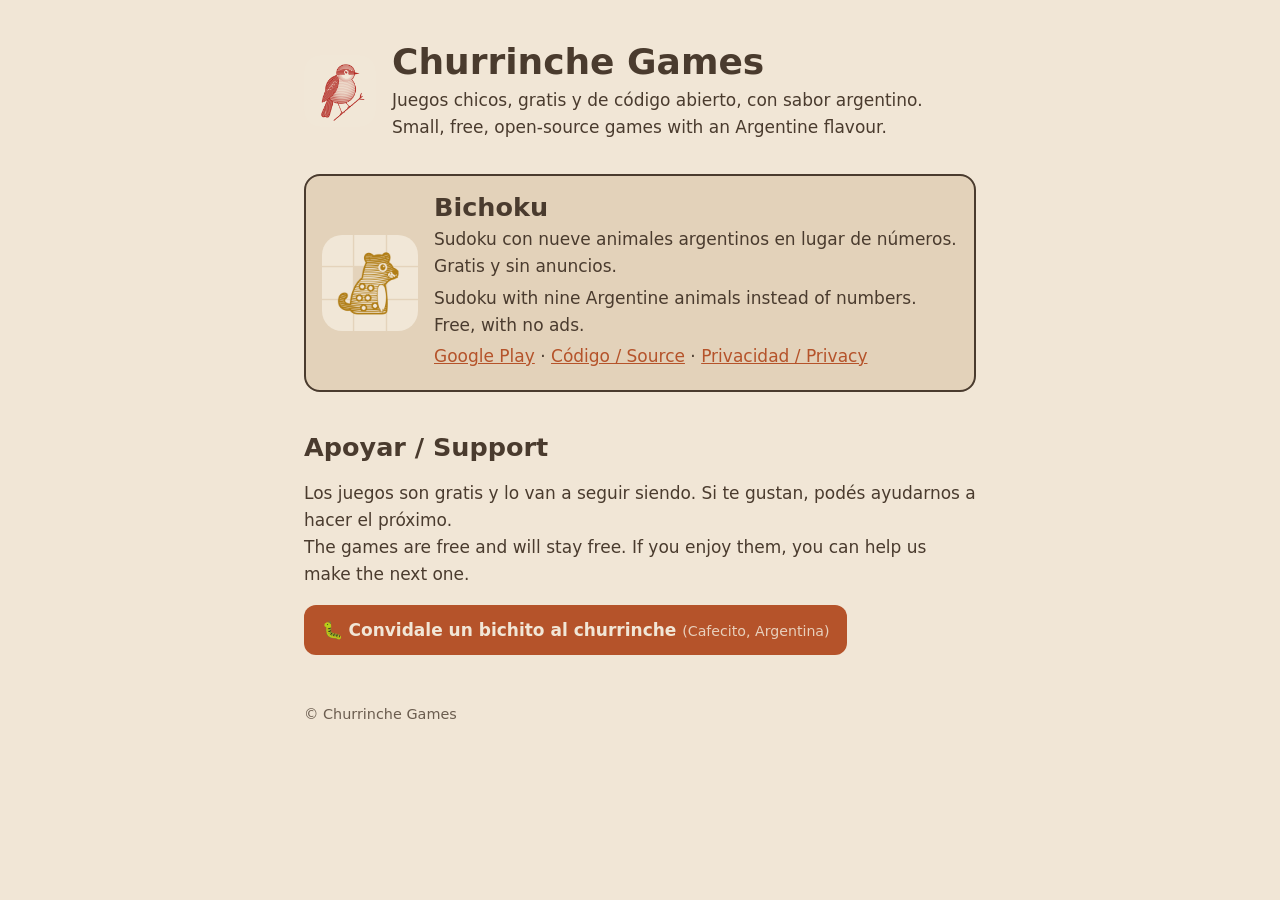
<file: index.html>
<!doctype html>
<html lang="es">
<head>
<meta charset="utf-8">
<meta name="viewport" content="width=device-width, initial-scale=1">
<title>Churrinche Games</title>
<meta name="description" content="Juegos chicos, gratis y de código abierto, con sabor argentino. Small, free, open-source games with an Argentine flavour.">
<link rel="icon" href="logo.png">
<link rel="stylesheet" href="style.css">
</head>
<body>
<header>
  <img src="logo.png" alt="">
  <div>
    <h1>Churrinche Games</h1>
    <p>Juegos chicos, gratis y de código abierto, con sabor argentino.<br>
    <span lang="en">Small, free, open-source games with an Argentine flavour.</span></p>
  </div>
</header>

<section class="game">
  <img src="bichoku/icon.png" alt="">
  <div>
    <h2>Bichoku</h2>
    <p>Sudoku con nueve animales argentinos en lugar de números. Gratis y sin anuncios.</p>
    <p lang="en">Sudoku with nine Argentine animals instead of numbers. Free, with no ads.</p>
    <p><a href="https://play.google.com/store/apps/details?id=com.churrinche.bichoku">Google Play</a> · <a href="https://github.com/Churrinche-Games/bichoku">Código / Source</a> · <a href="bichoku/privacy/">Privacidad / Privacy</a></p>
  </div>
</section>

<section class="support">
  <h2>Apoyar / Support</h2>
  <p>Los juegos son gratis y lo van a seguir siendo. Si te gustan, podés ayudarnos a hacer el próximo.<br>
  <span lang="en">The games are free and will stay free. If you enjoy them, you can help us make the next one.</span></p>
  <p><a class="button" href="https://cafecito.app/churrinche-games" rel="noopener" target="_blank">🐛 Convidale un bichito al churrinche <small>(Cafecito, Argentina)</small></a></p>
</section>

<footer>© Churrinche Games</footer>
</body>
</html>
</file>
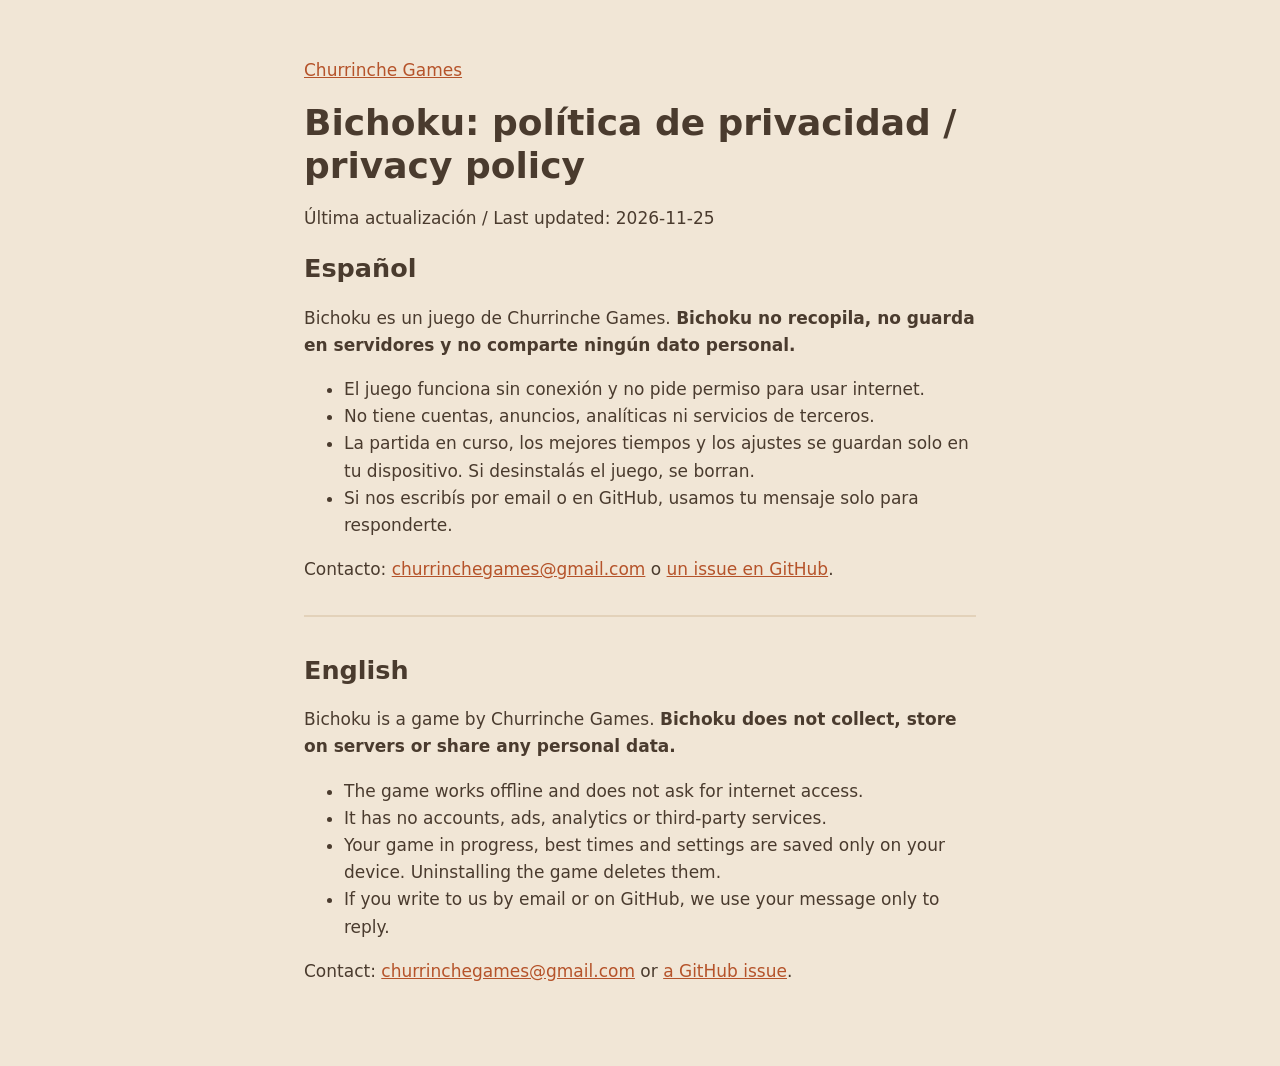
<file: bichoku/privacy/index.html>
<!doctype html>
<html lang="es">
<head>
<meta charset="utf-8">
<meta name="viewport" content="width=device-width, initial-scale=1">
<title>Bichoku: privacidad / privacy</title>
<link rel="icon" href="../../logo.png">
<link rel="stylesheet" href="../../style.css">
</head>
<body>
<!-- Source: bichoku's docs/privacy-policy.md. Keep both in step. -->
<p><a href="../../">Churrinche Games</a></p>
<h1>Bichoku: política de privacidad / privacy policy</h1>
<p>Última actualización / Last updated: 2026-11-25</p>

<section>
<h2>Español</h2>
<p>Bichoku es un juego de Churrinche Games. <strong>Bichoku no recopila, no guarda en servidores y no comparte ningún dato personal.</strong></p>
<ul>
  <li>El juego funciona sin conexión y no pide permiso para usar internet.</li>
  <li>No tiene cuentas, anuncios, analíticas ni servicios de terceros.</li>
  <li>La partida en curso, los mejores tiempos y los ajustes se guardan solo en tu dispositivo. Si desinstalás el juego, se borran.</li>
  <li>Si nos escribís por email o en GitHub, usamos tu mensaje solo para responderte.</li>
</ul>
<p>Contacto: <a href="mailto:churrinchegames@gmail.com">churrinchegames@gmail.com</a> o <a href="https://github.com/Churrinche-Games/churrinche-games.github.io/issues">un issue en GitHub</a>.</p>
</section>

<section class="lang" lang="en">
<h2>English</h2>
<p>Bichoku is a game by Churrinche Games. <strong>Bichoku does not collect, store on servers or share any personal data.</strong></p>
<ul>
  <li>The game works offline and does not ask for internet access.</li>
  <li>It has no accounts, ads, analytics or third-party services.</li>
  <li>Your game in progress, best times and settings are saved only on your device. Uninstalling the game deletes them.</li>
  <li>If you write to us by email or on GitHub, we use your message only to reply.</li>
</ul>
<p>Contact: <a href="mailto:churrinchegames@gmail.com">churrinchegames@gmail.com</a> or <a href="https://github.com/Churrinche-Games/churrinche-games.github.io/issues">a GitHub issue</a>.</p>
</section>
</body>
</html>
</file>
<file: style.css>
:root {
  --paper: #f1e6d6;
  --line: #4a3b2e;
  --accent: #b5532a;
  --shade: #e3d2ba;
}
@media (prefers-color-scheme: dark) {
  :root {
    --paper: #241d17;
    --line: #eadccb;
    --accent: #e08a5f;
    --shade: #3a2f26;
  }
}
* { box-sizing: border-box; }
html { background: var(--paper); color: var(--line); }
body {
  margin: 0 auto;
  max-width: 44rem;
  padding: 2.5rem 1rem 4rem;
  font: 1.0625rem/1.6 system-ui, -apple-system, "Segoe UI", Roboto, sans-serif;
}
h1, h2, h3 { line-height: 1.2; }
h1 { font-size: 2.25rem; margin: 0 0 0.25rem; }
a { color: var(--accent); }
header { display: flex; align-items: center; gap: 1rem; margin-bottom: 2rem; }
header img { width: 72px; height: 72px; border-radius: 16px; }
header p { margin: 0; }
.game {
  display: flex; gap: 1rem; align-items: center;
  border: 2px solid var(--line); border-radius: 16px; padding: 1rem;
  background: var(--shade);
}
.game img { width: 96px; height: 96px; border-radius: 20px; flex: none; }
.game h2 { margin: 0 0 0.25rem; }
.game p { margin: 0.25rem 0; }
.lang { border-top: 2px solid var(--shade); margin-top: 2rem; padding-top: 1rem; }
.support { margin-top: 2.5rem; }
.support h2 { margin: 0 0 0.25rem; }
.button {
  display: inline-block; padding: 0.7rem 1.1rem; border-radius: 12px;
  background: var(--accent); color: var(--paper); font-weight: 600; text-decoration: none;
}
.button:hover, .button:focus-visible { filter: brightness(1.1); }
.button small { font-weight: 400; opacity: 0.85; }
footer { margin-top: 3rem; font-size: 0.9rem; opacity: 0.8; }
@media (max-width: 30rem) {
  .game { flex-direction: column; align-items: flex-start; }
}
</file>
